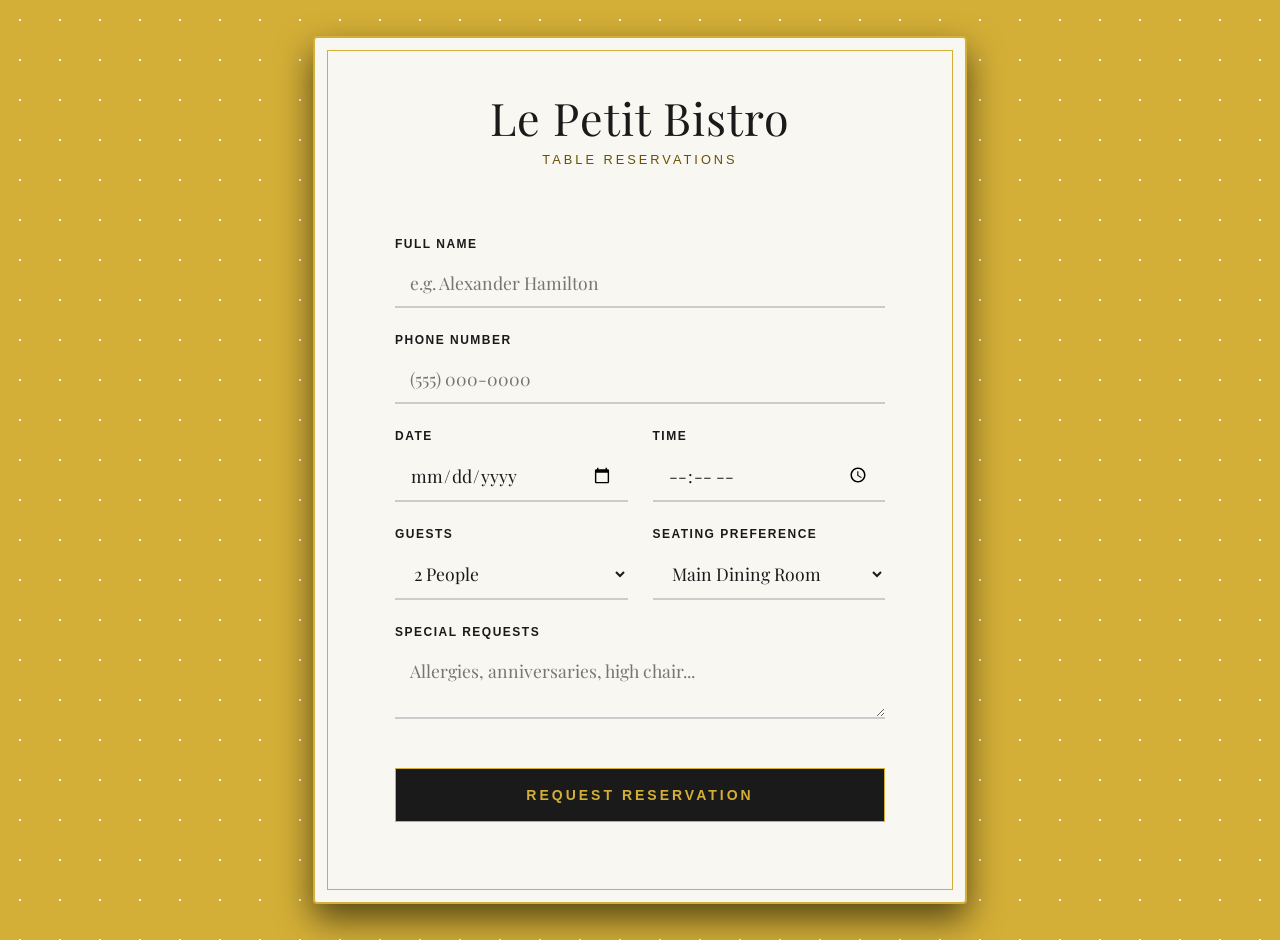
<file: base/french-bistro/index.html>
<!doctype html>
<!--
 Copyright 2026 Google LLC
 SPDX-License-Identifier: Apache-2.0
-->

<html lang="en">
  <head>
    <meta charset="UTF-8" />
    <meta name="viewport" content="width=device-width, initial-scale=1.0" />
    <meta
      name="description"
      content="Experience the heart of France at Le Petit Bistro. Reserve your table online for an unforgettable dining experience featuring classic French cuisine."
    />
    <title>Le Petit Bistro | WebMCP declarative demo</title>
    <link href="style.css" rel="stylesheet" />

    <link
      rel="preload"
      href="https://fonts.googleapis.com/css2?family=Playfair+Display:ital,wght@0,400;0,700;1,400&display=swap"
      as="style"
    />
    <link
      href="https://fonts.googleapis.com/css2?family=Playfair+Display:ital,wght@0,400;0,700;1,400&display=swap"
      rel="stylesheet"
    />
    <link rel="preconnect" href="https://fonts.googleapis.com" />
  </head>

  <body>
    <main class="booking-container">
      <h2>Le Petit Bistro</h2>
      <span class="subtitle">Table Reservations</span>

      <form
        id="reservationForm"
        novalidate
      >
        <div class="form-group">
          <label for="name">Full Name</label>
          <input
            type="text"
            id="name"
            name="name"
            placeholder="e.g. Alexander Hamilton"
            required
            minlength="2"
          />
          <span class="error-msg">Please enter a valid name (at least 2 characters).</span>
        </div>

        <div class="form-group">
          <label for="phone">Phone Number</label>
          <input
            type="tel"
            id="phone"
            name="phone"
            placeholder="(555) 000-0000"
            required
          />
          <span class="error-msg">Please enter a valid phone number (minimum 10 digits).</span>
        </div>

        <div class="form-group row">
          <div class="col">
            <label for="date">Date</label>
            <input
              type="date"
              id="date"
              name="date"
              required
            />
            <span class="error-msg">Please select a future date.</span>
          </div>
          <div class="col">
            <label for="time">Time</label>
            <input
              type="time"
              id="time"
              name="time"
              required
            />
            <span class="error-msg">Please select a valid time.</span>
          </div>
        </div>

        <div class="form-group row">
          <div class="col">
            <label for="guests">Guests</label>
            <select
              id="guests"
              name="guests"
              required
            >
              <option value="1">1 Person</option>
              <option value="2" selected>2 People</option>
              <option value="3">3 People</option>
              <option value="4">4 People</option>
              <option value="5">5 People</option>
              <option value="6">6 People or more</option>
            </select>
            <span class="error-msg">Please select a valid number of people dining.</span>
          </div>
          <div class="col">
            <label for="seating">Seating Preference</label>
            <select id="seating" name="seating">
              <option value="Main Dining">Main Dining Room</option>
              <option value="Terrace">Terrace (Outdoor)</option>
              <option value="Private Booth">Private Booth</option>
              <option value="Bar">Bar Counter</option>
            </select>
            <span class="error-msg">Please select a valid seating preference.</span>
          </div>
        </div>

        <div class="form-group">
          <label for="requests">Special Requests</label>
          <textarea
            id="requests"
            name="requests"
            rows="2"
            placeholder="Allergies, anniversaries, high chair..."
          ></textarea>
        </div>

        <button type="submit" class="submit-btn">Request Reservation</button>
      </form>
    </main>

    <dialog id="bookingDialog">
      <h3 class="modal-title">Reservation Received</h3>
      <p style="font-style: italic; color: #666; margin-top: 0">Bon Appétit!</p>

      <div class="modal-details" id="modalDetails"></div>

      <button class="close-modal-btn" id="closeDialogBtn">Close Window</button>
    </dialog>
    <script src="app.js"></script>
  </body>
</html>
</file>
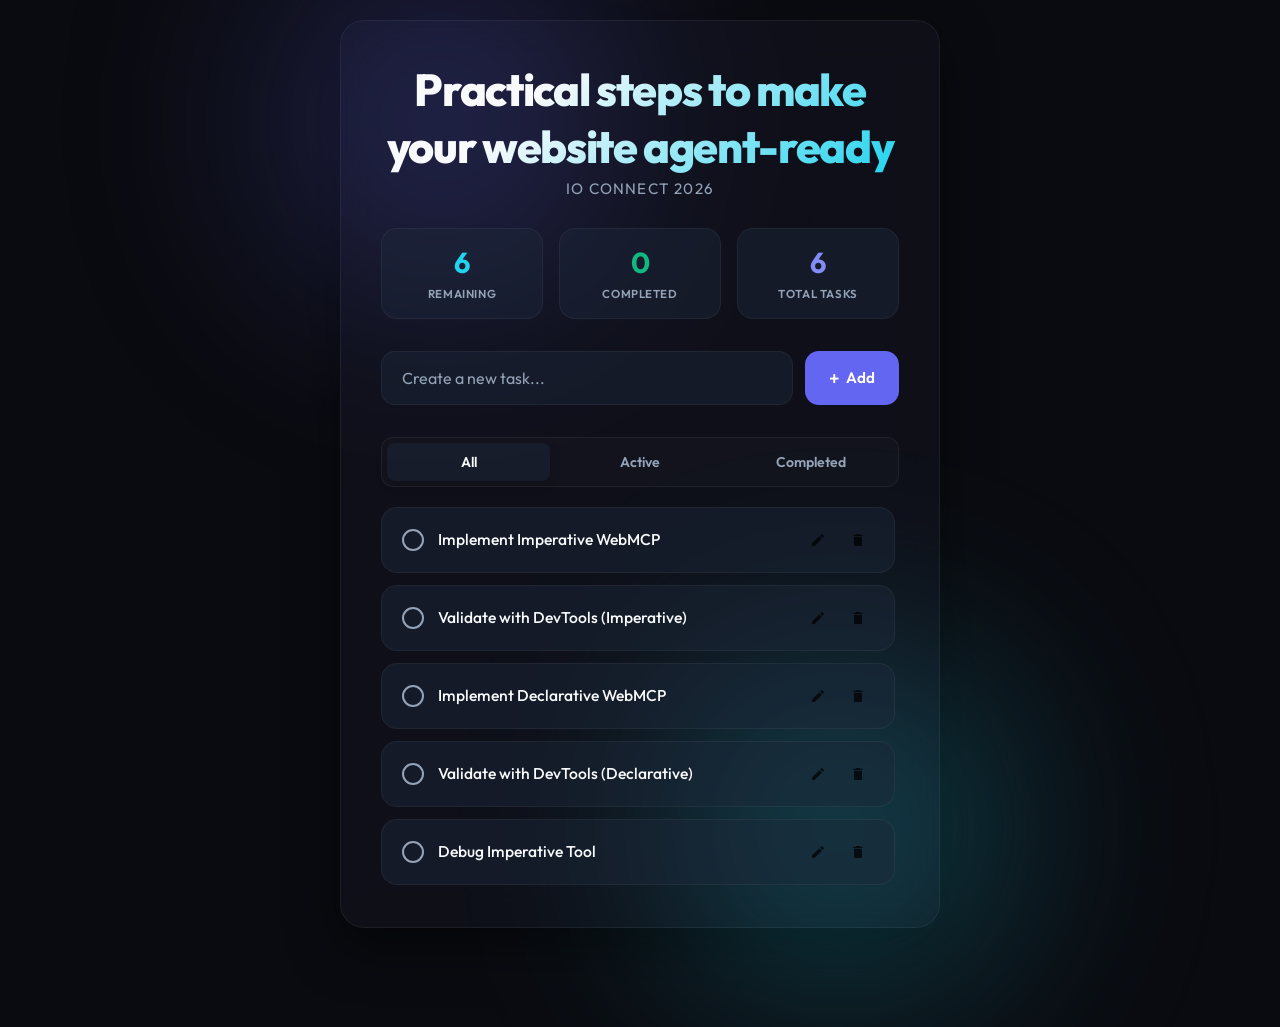
<file: base/todo-list/index.html>
<!doctype html>
<!--
 Copyright 2026 Google LLC
 SPDX-License-Identifier: Apache-2.0
-->

<html lang="en">

<head>
  <meta charset="UTF-8" />
  <meta name="viewport" content="width=device-width, initial-scale=1.0" />
  <meta name="description" content="Practical steps to make your website agent-ready" />
  <title>Workshop</title>
  <link href="style.css" rel="stylesheet" />

  <!-- Preload Google Fonts (Outfit) -->
  <link rel="preconnect" href="https://fonts.googleapis.com" />
  <link rel="preconnect" href="https://fonts.gstatic.com" crossorigin />
  <link rel="preload" href="https://fonts.googleapis.com/css2?family=Outfit:wght@300;400;500;600;700;800&display=swap"
    as="style" />
  <link href="https://fonts.googleapis.com/css2?family=Outfit:wght@300;400;500;600;700;800&display=swap"
    rel="stylesheet" />
</head>

<body>
  <main class="app-container">
    <!-- Decorative Glow Effects -->
    <div class="glow-orb glow-primary"></div>
    <div class="glow-orb glow-secondary"></div>

    <!-- App Header -->
    <header class="app-header">
      <h1>Practical steps to make your website agent-ready</h1>
      <p class="subtitle">IO Connect 2026</p>
    </header>

    <!-- Stats Dashboard Section -->
    <section class="stats-dashboard" aria-label="Task Statistics">
      <div class="stat-card" id="statPendingCard">
        <span class="stat-val" id="pendingCount">0</span>
        <span class="stat-lbl">Remaining</span>
      </div>
      <div class="stat-card" id="statCompletedCard">
        <span class="stat-val" id="completedCount">0</span>
        <span class="stat-lbl">Completed</span>
      </div>
      <div class="stat-card" id="statTotalCard">
        <span class="stat-val" id="totalCount">0</span>
        <span class="stat-lbl">Total Tasks</span>
      </div>
    </section>

    <!-- Input Form Section -->
    <section class="input-section">
      <form id="addTodoForm" novalidate>
        <div class="input-group">
          <div class="input-wrapper">
            <input type="text" id="todoInput" name="text" placeholder="Create a new task..."
              toolparamdescription="The text content of the new task" required minlength="1" autocomplete="off" />
            <span class="error-msg" id="inputError">Task text cannot be empty.</span>
          </div>
          <button type="submit" class="btn btn-add" id="addTodoBtn">
            <span class="plus-icon">+</span> Add
          </button>
        </div>
      </form>
    </section>

    <!-- Task List Area -->
    <section class="list-section">
      <!-- Filter Navigation Tabs -->
      <nav class="filter-nav" aria-label="Task Filters">
        <button class="filter-btn active" data-filter="all" id="filterAllBtn">All</button>
        <button class="filter-btn" data-filter="active" id="filterActiveBtn">Active</button>
        <button class="filter-btn" data-filter="completed" id="filterCompletedBtn">Completed</button>
      </nav>

      <!-- Empty List View -->
      <div class="empty-state" id="emptyState">
        <div class="empty-icon">✨</div>
        <p>No tasks found. Feel free to add a new one!</p>
      </div>

      <!-- List items container -->
      <ul class="todo-list" id="todoList" aria-live="polite">
        <!-- Task list items will be dynamically inserted here by app.js -->
      </ul>
    </section>
  </main>

  <!-- Edit Modal Dialog (Dialog element) -->
  <dialog id="editDialog" class="edit-dialog">
    <div class="dialog-content">
      <h3>Edit Task</h3>
      <form id="editTodoForm" novalidate>
        <input type="hidden" id="editTodoId" />
        <div class="form-group">
          <label for="editTodoInput">Task Description</label>
          <input type="text" id="editTodoInput" name="editText" required minlength="1" autocomplete="off" />
          <span class="error-msg" id="editInputError">Task text cannot be empty.</span>
        </div>
        <div class="dialog-actions">
          <button type="button" class="btn btn-cancel" id="cancelEditBtn">Cancel</button>
          <button type="submit" class="btn btn-save" id="saveEditBtn">Save Changes</button>
        </div>
      </form>
    </div>
  </dialog>

  <!-- Delete Confirmation Modal Dialog -->
  <dialog id="deleteConfirmDialog" class="edit-dialog">
    <div class="dialog-content">
      <h3>Confirm Delete</h3>
      <p id="deleteConfirmMessage" style="margin-bottom: 24px; color: var(--text-muted); font-size: 0.95rem;">
        Are you sure you want to delete this task?
      </p>
      <div class="dialog-actions">
        <button type="button" class="btn btn-cancel" id="cancelDeleteBtn">Cancel</button>
        <button type="button" class="btn btn-danger" id="confirmDeleteBtn">Delete</button>
      </div>
    </div>
  </dialog>

  <!-- Main JS -->
  <script src="app.js" defer></script>
</body>

</html>
</file>
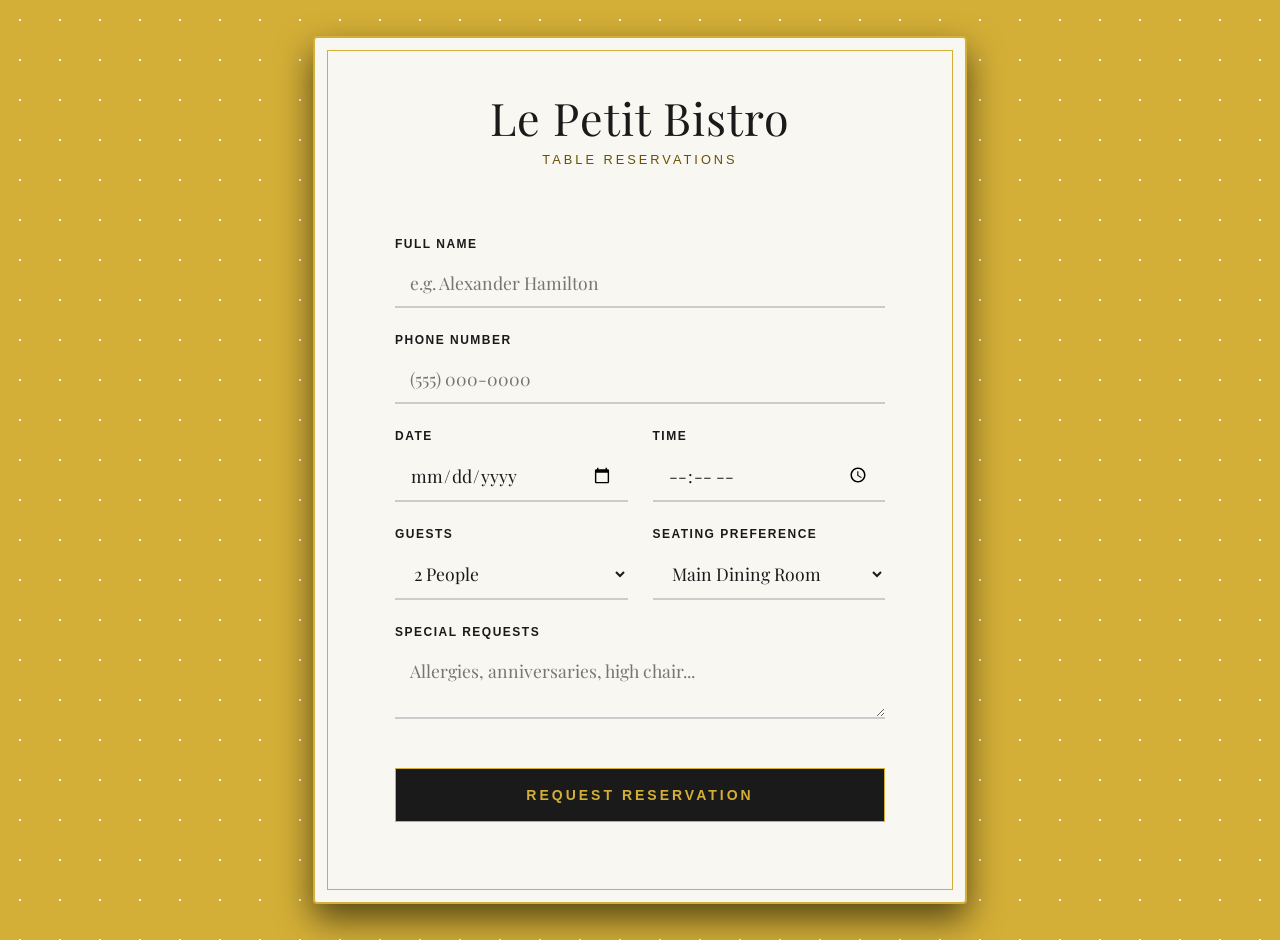
<file: final/french-bistro/index.html>
<!doctype html>
<!--
 Copyright 2026 Google LLC
 SPDX-License-Identifier: Apache-2.0
-->

<html lang="en">
  <head>
    <meta charset="UTF-8" />
    <meta name="viewport" content="width=device-width, initial-scale=1.0" />
    <meta
      name="description"
      content="Experience the heart of France at Le Petit Bistro. Reserve your table online for an unforgettable dining experience featuring classic French cuisine."
    />
    <title>Le Petit Bistro | WebMCP declarative demo</title>
    <link href="style.css" rel="stylesheet" />

    <link
      rel="preload"
      href="https://fonts.googleapis.com/css2?family=Playfair+Display:ital,wght@0,400;0,700;1,400&display=swap"
      as="style"
    />
    <link
      href="https://fonts.googleapis.com/css2?family=Playfair+Display:ital,wght@0,400;0,700;1,400&display=swap"
      rel="stylesheet"
    />
    <link rel="preconnect" href="https://fonts.googleapis.com" />
  </head>

  <body>
    <main class="booking-container">
      <h2>Le Petit Bistro</h2>
      <span class="subtitle">Table Reservations</span>

      <form
        id="reservationForm"
        toolname="book_table_le_petit_bistro"
        tooldescription="Initiates a dining reservation request at Le Petit Bistro. Accepts customer details, timing, and seating preferences."
        novalidate
      >
        <div class="form-group">
          <label for="name">Full Name</label>
          <input
            type="text"
            id="name"
            name="name"
            placeholder="e.g. Alexander Hamilton"
            required
            minlength="2"
            toolparamdescription="Customer's full name (min 2 chars)"
          />
          <span class="error-msg">Please enter a valid name (at least 2 characters).</span>
        </div>

        <div class="form-group">
          <label for="phone">Phone Number</label>
          <input
            type="tel"
            id="phone"
            name="phone"
            placeholder="(555) 000-0000"
            required
            toolparamdescription="Customer's phone number (min 10 digits)"
          />
          <span class="error-msg">Please enter a valid phone number (minimum 10 digits).</span>
        </div>

        <div class="form-group row">
          <div class="col">
            <label for="date">Date</label>
            <input
              type="date"
              id="date"
              name="date"
              required
              toolparamdescription="Reservation date (YYYY-MM-DD). Must be today or future."
            />
            <span class="error-msg">Please select a future date.</span>
          </div>
          <div class="col">
            <label for="time">Time</label>
            <input
              type="time"
              id="time"
              name="time"
              required
              toolparamdescription="Reservation time (HH:MM)"
            />
            <span class="error-msg">Please select a valid time.</span>
          </div>
        </div>

        <div class="form-group row">
          <div class="col">
            <label for="guests">Guests</label>
            <select
              id="guests"
              name="guests"
              required
              toolparamdescription="Number of people dining. Must be a string value between '1' and '5', or '6' for parties of 6 or more."
            >
              <option value="1">1 Person</option>
              <option value="2" selected>2 People</option>
              <option value="3">3 People</option>
              <option value="4">4 People</option>
              <option value="5">5 People</option>
              <option value="6">6 People or more</option>
            </select>
            <span class="error-msg">Please select a valid number of people dining.</span>
          </div>
          <div class="col">
            <label for="seating">Seating Preference</label>
            <select id="seating" name="seating" toolparamdescription="Preferred seating area">
              <option value="Main Dining">Main Dining Room</option>
              <option value="Terrace">Terrace (Outdoor)</option>
              <option value="Private Booth">Private Booth</option>
              <option value="Bar">Bar Counter</option>
            </select>
            <span class="error-msg">Please select a valid seating preference.</span>
          </div>
        </div>

        <div class="form-group">
          <label for="requests">Special Requests</label>
          <textarea
            id="requests"
            name="requests"
            rows="2"
            placeholder="Allergies, anniversaries, high chair..."
            toolparamdescription="Special requests (allergies, occasions, etc.)"
          ></textarea>
        </div>

        <button type="submit" class="submit-btn">Request Reservation</button>
      </form>
    </main>

    <dialog id="bookingDialog">
      <h3 class="modal-title">Reservation Received</h3>
      <p style="font-style: italic; color: #666; margin-top: 0">Bon Appétit!</p>

      <div class="modal-details" id="modalDetails"></div>

      <button class="close-modal-btn" id="closeDialogBtn">Close Window</button>
    </dialog>
    <script src="app.js"></script>
  </body>
</html>
</file>
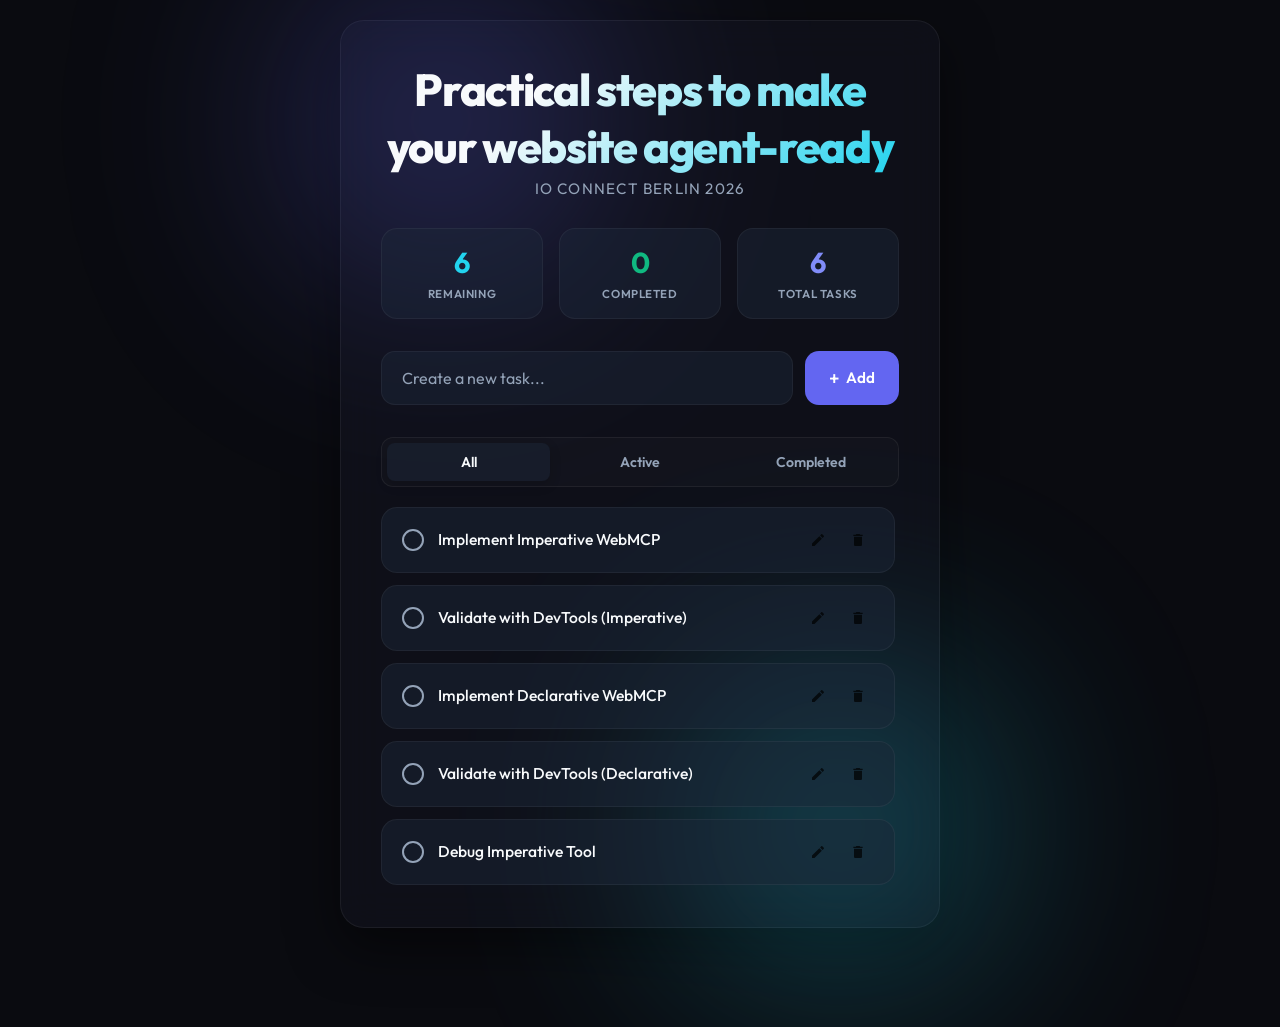
<file: final/todo-list/index.html>
<!doctype html>
<!--
 Copyright 2026 Google LLC
 SPDX-License-Identifier: Apache-2.0
-->

<html lang="en">
  <head>
    <meta charset="UTF-8" />
    <meta name="viewport" content="width=device-width, initial-scale=1.0" />
    <meta name="description" content="Practical steps to make your website agent-ready" />
    <title>Workshop</title>
    <link href="style.css" rel="stylesheet" />

    <!-- Preload Google Fonts (Outfit) -->
    <link rel="preconnect" href="https://fonts.googleapis.com" />
    <link rel="preconnect" href="https://fonts.gstatic.com" crossorigin />
    <link
      rel="preload"
      href="https://fonts.googleapis.com/css2?family=Outfit:wght@300;400;500;600;700;800&display=swap"
      as="style"
    />
    <link
      href="https://fonts.googleapis.com/css2?family=Outfit:wght@300;400;500;600;700;800&display=swap"
      rel="stylesheet"
    />
  </head>

  <body>
    <main class="app-container">
      <!-- Decorative Glow Effects -->
      <div class="glow-orb glow-primary"></div>
      <div class="glow-orb glow-secondary"></div>

      <!-- App Header -->
      <header class="app-header">
        <h1>Practical steps to make your website agent-ready</h1>
        <p class="subtitle">IO Connect Berlin 2026</p>
      </header>

      <!-- Stats Dashboard Section -->
      <section class="stats-dashboard" aria-label="Task Statistics">
        <div class="stat-card" id="statPendingCard">
          <span class="stat-val" id="pendingCount">0</span>
          <span class="stat-lbl">Remaining</span>
        </div>
        <div class="stat-card" id="statCompletedCard">
          <span class="stat-val" id="completedCount">0</span>
          <span class="stat-lbl">Completed</span>
        </div>
        <div class="stat-card" id="statTotalCard">
          <span class="stat-val" id="totalCount">0</span>
          <span class="stat-lbl">Total Tasks</span>
        </div>
      </section>

      <!-- Input Form Section -->
      <section class="input-section">
        <form
          id="addTodoForm"
          novalidate
        >
          <div class="input-group">
            <div class="input-wrapper">
              <input
                type="text"
                id="todoInput"
                name="text"
                placeholder="Create a new task..."
                toolparamdescription="The text content of the new task"
                required
                minlength="1"
                autocomplete="off"
              />
              <span class="error-msg" id="inputError">Task text cannot be empty.</span>
            </div>
            <button type="submit" class="btn btn-add" id="addTodoBtn">
              <span class="plus-icon">+</span> Add
            </button>
          </div>
        </form>
      </section>

      <!-- Task List Area -->
      <section class="list-section">
        <!-- Filter Navigation Tabs -->
        <nav class="filter-nav" aria-label="Task Filters">
          <button class="filter-btn active" data-filter="all" id="filterAllBtn">All</button>
          <button class="filter-btn" data-filter="active" id="filterActiveBtn">Active</button>
          <button class="filter-btn" data-filter="completed" id="filterCompletedBtn">Completed</button>
        </nav>

        <!-- Empty List View -->
        <div class="empty-state" id="emptyState">
          <div class="empty-icon">✨</div>
          <p>No tasks found. Feel free to add a new one!</p>
        </div>

        <!-- List items container -->
        <ul class="todo-list" id="todoList" aria-live="polite">
          <!-- Task list items will be dynamically inserted here by app.js -->
        </ul>
      </section>
    </main>

    <!-- Edit Modal Dialog (Dialog element) -->
    <dialog id="editDialog" class="edit-dialog">
      <div class="dialog-content">
        <h3>Edit Task</h3>
        <form id="editTodoForm" novalidate>
          <input type="hidden" id="editTodoId" />
          <div class="form-group">
            <label for="editTodoInput">Task Description</label>
            <input
              type="text"
              id="editTodoInput"
              name="editText"
              required
              minlength="1"
              autocomplete="off"
            />
            <span class="error-msg" id="editInputError">Task text cannot be empty.</span>
          </div>
          <div class="dialog-actions">
            <button type="button" class="btn btn-cancel" id="cancelEditBtn">Cancel</button>
            <button type="submit" class="btn btn-save" id="saveEditBtn">Save Changes</button>
          </div>
        </form>
      </div>
    </dialog>

    <!-- Delete Confirmation Modal Dialog -->
    <dialog id="deleteConfirmDialog" class="edit-dialog">
      <div class="dialog-content">
        <h3>Confirm Delete</h3>
        <p id="deleteConfirmMessage" style="margin-bottom: 24px; color: var(--text-muted); font-size: 0.95rem;">
          Are you sure you want to delete this task?
        </p>
        <div class="dialog-actions">
          <button type="button" class="btn btn-cancel" id="cancelDeleteBtn">Cancel</button>
          <button type="button" class="btn btn-danger" id="confirmDeleteBtn">Delete</button>
        </div>
      </div>
    </dialog>

    <!-- Main JS -->
    <script src="app.js" defer></script>
  </body>
</html>
</file>
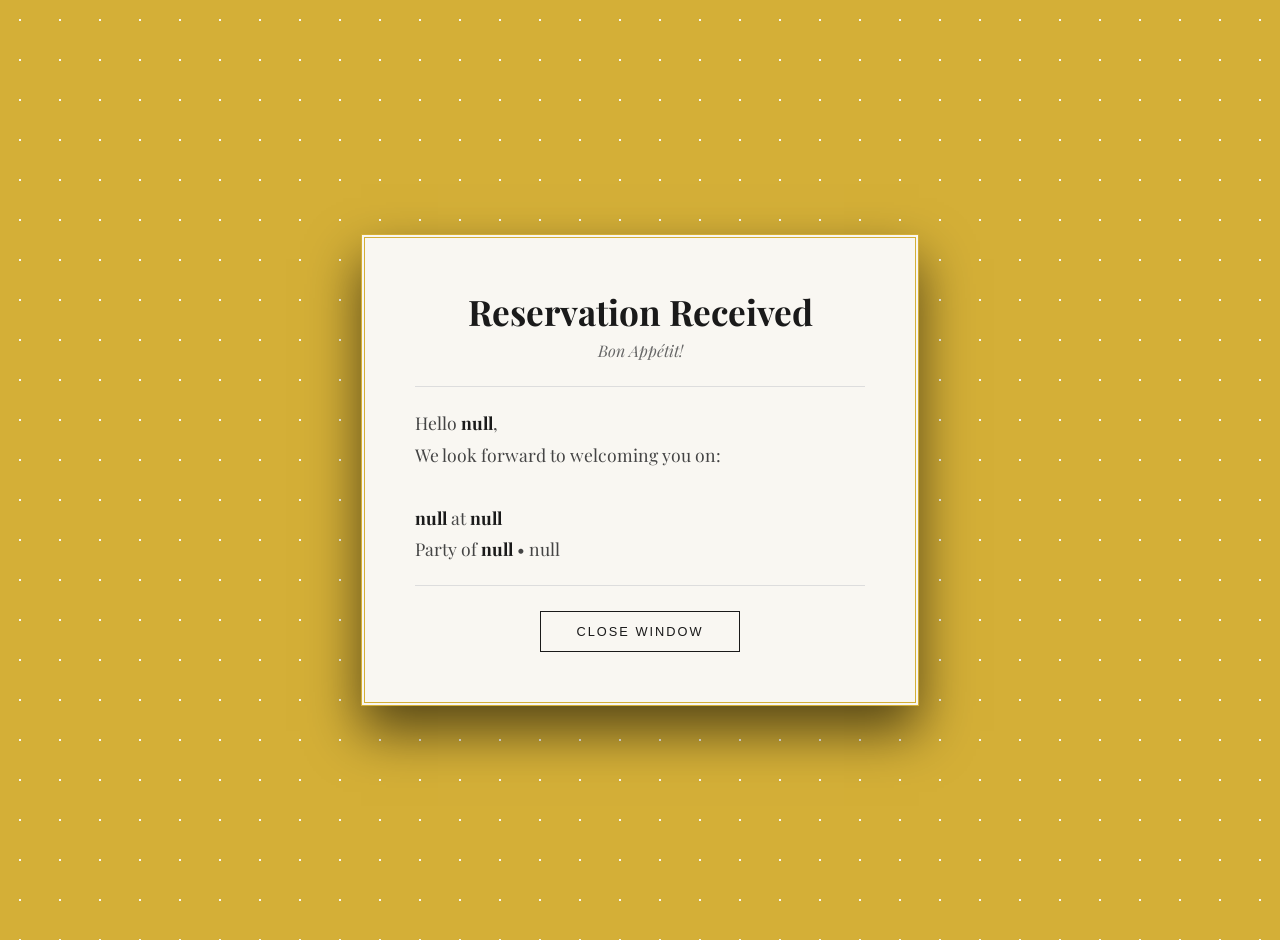
<file: base/french-bistro/result.html>
<!doctype html>
<!--
 Copyright 2026 Google LLC
 SPDX-License-Identifier: Apache-2.0
-->

<html lang="en">

<head>
  <meta charset="UTF-8" />
  <meta name="viewport" content="width=device-width, initial-scale=1.0" />
  <title>Le Petit Bistro | WebMCP declarative demo</title>
  <link href="style.css" rel="stylesheet" />
  <link href="https://fonts.googleapis.com/css2?family=Playfair+Display:ital,wght@0,400;0,700;1,400&display=swap"
    rel="stylesheet" />

  <script type="application/ld+json">
    {
      "@context": "https://schema.org",
      "@type": "Message",
      "text": ""
    }
  </script>
</head>

<body>
  <dialog id="bookingDialog" open>
    <h3 class="modal-title">Reservation Received</h3>
    <p style="font-style: italic; color: #666; margin-top: 0">Bon Appétit!</p>

    <div class="modal-details" id="modalDetails"></div>

    <button class="close-modal-btn" id="closeDialogBtn">Close Window</button>
  </dialog>
  <script>
    const params = new URLSearchParams(window.location.search);
    const modalDetails = document.getElementById('modalDetails');
    const name = params.get('name');
    const time = params.get('time');
    const guests = params.get('guests');
    const seating = params.get('seating');
    const dateStr = params.get('date');
    modalDetails.innerHTML = `Hello <strong>${name}</strong>,<br> We look forward to welcoming you on:<br><br> <strong>${dateStr}</strong> at <strong>${time}</strong><br> Party of <strong>${guests}</strong> &bull; ${seating}`;

    const jsonLd = document.querySelector('script[type="application/ld+json"]');
    if (jsonLd) {
      const data = JSON.parse(jsonLd.textContent);
      data.text = modalDetails.innerText;
      jsonLd.textContent = JSON.stringify(data);
    }

    document.getElementById('closeDialogBtn').addEventListener('click', () => {
      history.back();
    });
  </script>
</body>

</html>
</file>
<file: base/french-bistro/style.css>
/**
 * Copyright 2026 Google LLC
 * SPDX-License-Identifier: Apache-2.0
 */

/* --- THEME SETTINGS --- */
:root {
  --gold: #d4af37;
  --dark-gold: #675100;
  --black: #1a1a1a;
  --cream: #f9f7f2;
  --error: #c0392b;
}

/* --- General Page Styles --- */
body {
  font-family: 'Playfair Display', 'Georgia', serif;
  background-image: radial-gradient(var(--cream) 1px, var(--gold) 0);
  background-size: 40px 40px;
  display: flex;
  justify-content: center;
  align-items: center;
  min-height: 100vh;
  margin: 0;
  padding: 20px;
  color: var(--black);
}

/* --- Form Container --- */
.booking-container {
  background-color: var(--cream);
  padding: 50px;
  border: 2px solid var(--gold);
  border-radius: 4px;
  box-shadow: 0 15px 35px rgba(0, 0, 0, 0.6);
  width: 100%;
  max-width: 550px;
  position: relative;
}

/* --- Decorative Inner Border --- */
.booking-container::before {
  content: '';
  position: absolute;
  top: 12px;
  left: 12px;
  right: 12px;
  bottom: 12px;
  border: 1px solid var(--gold);
  pointer-events: none;
}

/* --- Header --- */
.booking-container h2 {
  text-align: center;
  color: var(--black);
  font-size: 2.8em;
  margin-bottom: 5px;
  margin-top: 0;
  font-weight: 400;
  letter-spacing: 1px;
}

.subtitle {
  text-align: center;
  display: block;
  color: var(--dark-gold);
  font-family: 'Segoe UI', sans-serif;
  text-transform: uppercase;
  letter-spacing: 3px;
  font-size: 0.8em;
  margin-bottom: 40px;
}

form {
  padding: 30px;
}

/* --- Form Elements --- */
.form-group {
  margin-bottom: 25px;
  position: relative;
}

label {
  display: block;
  margin-bottom: 8px;
  color: var(--black);
  font-family: 'Segoe UI', sans-serif;
  font-size: 0.75em;
  font-weight: 700;
  text-transform: uppercase;
  letter-spacing: 1.5px;
}

input,
select,
textarea {
  width: 100%;
  padding: 12px 15px;
  background-color: transparent;
  border: none;
  border-bottom: 2px solid #ccc; /* Default grey underline */
  border-radius: 0;
  box-sizing: border-box;
  font-family: 'Playfair Display', serif;
  font-size: 1.1em;
  color: var(--black);
  transition: all 0.3s;
}

input:focus,
select:focus,
textarea:focus {
  outline: none;
  border-bottom-color: var(--gold); /* Gold underline on focus */
  background-color: rgba(212, 175, 55, 0.05); /* Very light gold tint */
}

/* Error state styling */
input.invalid,
select.invalid {
  border-bottom-color: var(--error);
  background-color: rgba(192, 57, 43, 0.05);
}

.error-msg {
  color: var(--error);
  font-size: 0.8em;
  font-family: 'Segoe UI', sans-serif;
  margin-top: 6px;
  display: none;
}

/* --- Layout --- */
.row {
  display: flex;
  gap: 25px;
}

.col {
  flex: 1;
}

/* --- Button --- */
button.submit-btn {
  width: 100%;
  padding: 18px;
  background-color: var(--black);
  color: var(--gold);
  border: 1px solid var(--gold);
  font-family: 'Segoe UI', sans-serif;
  text-transform: uppercase;
  letter-spacing: 3px;
  font-size: 14px;
  font-weight: 600;
  cursor: pointer;
  transition: all 0.4s;
  margin-top: 20px;
}

button.submit-btn:hover {
  background-color: var(--gold);
  color: var(--black);
  box-shadow: 0 5px 15px rgba(212, 175, 55, 0.4);
}

/* --- ACTIVE STATE ANIMATIONS (Motion-Safe) --- */

@keyframes gold-light-pulse {
  0% {
    background-color: var(--gold);
    box-shadow: 0 5px 15px rgba(212, 175, 55, 0.4);
  }
  50% {
    background-color: #fdd860; /* Brighter gold (highlight) */
    box-shadow: 0 0 25px rgba(212, 175, 55, 0.8); /* Strong outer glow */
  }
  100% {
    background-color: var(--gold);
    box-shadow: 0 5px 15px rgba(212, 175, 55, 0.4);
  }
}

/* --- ACTIVE CLASSES --- */

/* Class to apply to the .booking-container */
*:tool-form-active {
  outline: none; /* Removes default blue browser focus rings */
}

/* --- 1. The Shimmer Animation (Light reflection moving across) --- */
@keyframes gold-shimmer {
  0% {
    background-position: 0% 50%;
  }
  100% {
    background-position: 200% 50%;
  }
}

/* --- 2. The Floating Badge Animation (Gentle bobbing) --- */
@keyframes badge-float {
  0%,
  100% {
    transform: translateX(-50%) translateY(0);
  }
  50% {
    transform: translateX(-50%) translateY(-5px);
  }
}

/* --- THE BUTTON STYLES --- */
*:tool-submit-active {
  /* Base Button Overrides */
  color: var(--black) !important;
  font-weight: 800 !important;
  border: none !important;
  cursor: pointer;
  position: relative; /* Needed for the badge to sit correctly */

  /* The "Luxury Shimmer" Gradient */
  /* This creates a gold base with a passing white highlight */
  background: linear-gradient(110deg, #d4af37 30%, #fff8db 50%, #d4af37 70%) !important;
  background-size: 200% 100% !important;

  /* Apply the animation */
  animation: gold-shimmer 3s infinite linear;

  /* Add a "Focus" Ring to show technical necessity */
  box-shadow:
    0 0 0 4px var(--cream),
    0 0 0 6px var(--gold);
}

/* --- THE "REVIEW THIS" BADGE --- */
/* This creates a text bubble appearing above the button */
*:tool-submit-active::after {
  content: '⚠ Please Review & Confirm';

  /* Positioning */
  position: absolute;
  bottom: 125%; /* Sits above the button */
  left: 50%;

  /* Visuals */
  background-color: var(--black);
  color: #fff;
  padding: 8px 16px;
  border-radius: 4px;
  font-family: 'Segoe UI', sans-serif;
  font-size: 0.75em;
  font-weight: normal;
  letter-spacing: 1px;
  white-space: nowrap;
  pointer-events: none; /* Let clicks pass through if it overlaps anything */

  /* Gold accent */
  border-bottom: 2px solid var(--gold);
  box-shadow: 0 5px 15px rgba(0, 0, 0, 0.2);

  /* Animation */
  animation: badge-float 2s infinite ease-in-out;
}

/* --- THE BADGE ARROW (Triangle) --- */
*:tool-submit-active::before {
  content: '';
  position: absolute;
  bottom: 100%;
  left: 50%;
  margin-left: -6px; /* Half of the width to center it */

  /* Create a CSS Triangle */
  border-width: 6px;
  border-style: solid;
  border-color: var(--black) transparent transparent transparent;

  /* Sync animation with the badge */
  animation: badge-float 2s infinite ease-in-out;
}

/* --- DIALOG (MODAL) STYLES --- */
dialog {
  border: 4px double var(--gold); /* Fancy double border */
  background-color: var(--cream);
  padding: 50px;
  width: 90%;
  max-width: 450px;
  text-align: center;
  box-shadow: 0 25px 50px rgba(0, 0, 0, 0.6);

  /* Animation */
  opacity: 0;
  transform: translateY(20px);
  transition:
    opacity 0.4s ease,
    transform 0.4s ease,
    display 0.4s allow-discrete;
}

dialog[open] {
  opacity: 1;
  transform: translateY(0);
}

dialog::backdrop {
  background-color: rgba(0, 0, 0, 0.85);
  backdrop-filter: blur(5px);
}

.modal-title {
  font-family: 'Playfair Display', serif;
  font-size: 2.2em;
  color: var(--black);
  margin-bottom: 5px;
  margin-top: 0;
}

.modal-details {
  border-top: 1px solid #ddd;
  border-bottom: 1px solid #ddd;
  padding: 20px 0;
  margin: 25px 0;
  text-align: left;
  font-family: 'Playfair Display', serif;
  font-size: 1.1em;
  line-height: 1.8;
  color: #444;
}

.modal-details strong {
  color: var(--black);
  font-weight: 700;
}

.close-modal-btn {
  background-color: transparent;
  color: var(--black);
  border: 1px solid var(--black);
  padding: 12px 35px;
  font-family: 'Segoe UI', sans-serif;
  text-transform: uppercase;
  letter-spacing: 2px;
  font-size: 0.8em;
  cursor: pointer;
  transition: 0.3s;
}

.close-modal-btn:hover {
  background-color: var(--black);
  color: var(--gold);
}
</file>
<file: base/todo-list/style.css>
/**
 * Copyright 2026 Google LLC
 * SPDX-License-Identifier: Apache-2.0
 */

/* --- DESIGN SYSTEM & VARIABLES --- */
:root {
  --bg-base: #0a0b10;
  --bg-app: rgba(17, 18, 27, 0.75);
  --border-glass: rgba(255, 255, 255, 0.06);
  --glow-primary: rgba(99, 102, 241, 0.15);
  --glow-secondary: rgba(34, 211, 238, 0.15);
  
  /* Accents */
  --color-primary: #6366f1;       /* Indigo */
  --color-primary-light: #818cf8;
  --color-secondary: #22d3ee;     /* Cyan */
  --color-secondary-light: #67e8f9;
  --color-success: #10b981;       /* Emerald */
  --color-danger: #f43f5e;        /* Rose */
  
  /* Neutral text colors */
  --text-main: #f8fafc;
  --text-muted: #94a3b8;
  --text-dark: #1e293b;
  
  /* Card elements */
  --card-bg: rgba(30, 41, 59, 0.45);
  --card-border: rgba(255, 255, 255, 0.05);
  
  /* Transitions */
  --transition-smooth: all 0.3s cubic-bezier(0.4, 0, 0.2, 1);
}

/* --- Reset & General Page Layout --- */
* {
  box-sizing: border-box;
  margin: 0;
  padding: 0;
}

body {
  font-family: 'Outfit', system-ui, -apple-system, sans-serif;
  background-color: var(--bg-base);
  color: var(--text-main);
  min-height: 100vh;
  display: flex;
  justify-content: center;
  align-items: center;
  padding: 20px;
  overflow-x: hidden;
  position: relative;
}

/* --- Ambient Background Glow Orbs --- */
.glow-orb {
  position: absolute;
  width: 400px;
  height: 400px;
  border-radius: 50%;
  pointer-events: none;
  filter: blur(120px);
  z-index: -1;
  opacity: 0.6;
}

.glow-primary {
  background: radial-gradient(circle, var(--color-primary) 0%, transparent 70%);
  top: -100px;
  left: -100px;
}

.glow-secondary {
  background: radial-gradient(circle, var(--color-secondary) 0%, transparent 70%);
  bottom: -100px;
  right: -100px;
}

/* --- Main App Shell / Container --- */
.app-container {
  background-color: var(--bg-app);
  backdrop-filter: blur(20px);
  -webkit-backdrop-filter: blur(20px);
  border: 1px solid var(--border-glass);
  border-radius: 24px;
  padding: 40px;
  width: 100%;
  max-width: 600px;
  box-shadow: 0 20px 50px rgba(0, 0, 0, 0.5);
  position: relative;
  z-index: 10;
}

/* --- Header Section --- */
.app-header {
  text-align: center;
  margin-bottom: 30px;
}

.app-header h1 {
  font-size: 2.8rem;
  font-weight: 800;
  letter-spacing: -0.03em;
  background: linear-gradient(135deg, var(--text-main) 30%, var(--color-secondary) 100%);
  -webkit-background-clip: text;
  -webkit-text-fill-color: transparent;
  margin-bottom: 4px;
}

.subtitle {
  font-size: 0.95rem;
  color: var(--text-muted);
  font-weight: 400;
  letter-spacing: 0.08em;
  text-transform: uppercase;
}

/* --- Dashboard Statistics Card Container --- */
.stats-dashboard {
  display: grid;
  grid-template-columns: repeat(3, 1fr);
  gap: 16px;
  margin-bottom: 32px;
}

.stat-card {
  background-color: var(--card-bg);
  border: 1px solid var(--card-border);
  border-radius: 16px;
  padding: 16px;
  text-align: center;
  transition: var(--transition-smooth);
}

.stat-card:hover {
  transform: translateY(-3px);
  border-color: rgba(255, 255, 255, 0.1);
  box-shadow: 0 8px 20px rgba(0, 0, 0, 0.2);
}

.stat-val {
  display: block;
  font-size: 1.8rem;
  font-weight: 700;
  color: var(--text-main);
  line-height: 1.2;
  margin-bottom: 2px;
}

#statPendingCard .stat-val {
  color: var(--color-secondary);
}

#statCompletedCard .stat-val {
  color: var(--color-success);
}

#statTotalCard .stat-val {
  color: var(--color-primary-light);
}

.stat-lbl {
  font-size: 0.72rem;
  font-weight: 600;
  text-transform: uppercase;
  letter-spacing: 0.05em;
  color: var(--text-muted);
}

/* --- Input Form Section --- */
.input-section {
  margin-bottom: 32px;
}

.input-group {
  display: flex;
  gap: 12px;
  width: 100%;
}

.input-wrapper {
  position: relative;
  flex: 1;
  display: flex;
  flex-direction: column;
}

#todoInput {
  width: 100%;
  background-color: var(--card-bg);
  border: 1px solid var(--card-border);
  border-radius: 14px;
  padding: 16px 20px;
  font-family: inherit;
  font-size: 1rem;
  color: var(--text-main);
  transition: var(--transition-smooth);
  outline: none;
}

#todoInput::placeholder {
  color: var(--text-muted);
}

#todoInput:focus {
  border-color: var(--color-primary);
  background-color: rgba(30, 41, 59, 0.6);
  box-shadow: 0 0 15px rgba(99, 102, 241, 0.25);
}

/* Input Validation Styling */
#todoInput.invalid {
  border-color: var(--color-danger);
  background-color: rgba(244, 63, 94, 0.05);
}

.error-msg {
  color: var(--color-danger);
  font-size: 0.78rem;
  margin-top: 6px;
  padding-left: 4px;
  display: none;
  font-weight: 500;
}

/* --- Button Core Design --- */
.btn {
  font-family: inherit;
  font-size: 0.95rem;
  font-weight: 600;
  border-radius: 14px;
  border: none;
  cursor: pointer;
  transition: var(--transition-smooth);
  display: flex;
  align-items: center;
  justify-content: center;
  gap: 6px;
  outline: none;
}

.btn-add {
  background-color: var(--color-primary);
  color: #fff;
  padding: 0 24px;
}

.btn-add:hover {
  background-color: var(--color-primary-light);
  box-shadow: 0 0 20px rgba(99, 102, 241, 0.45);
  transform: translateY(-1px);
}

.plus-icon {
  font-size: 1.2rem;
  font-weight: 500;
}

/* --- Filters Navigation Tabs --- */
.filter-nav {
  display: flex;
  gap: 8px;
  margin-bottom: 20px;
  background-color: rgba(255, 255, 255, 0.02);
  padding: 5px;
  border-radius: 12px;
  border: 1px solid var(--border-glass);
}

.filter-btn {
  flex: 1;
  background: none;
  border: none;
  color: var(--text-muted);
  padding: 10px 16px;
  font-family: inherit;
  font-size: 0.88rem;
  font-weight: 600;
  border-radius: 8px;
  cursor: pointer;
  transition: var(--transition-smooth);
  text-align: center;
}

.filter-btn:hover {
  color: var(--text-main);
  background-color: rgba(255, 255, 255, 0.04);
}

.filter-btn.active {
  color: var(--text-main);
  background-color: var(--card-bg);
  box-shadow: 0 4px 12px rgba(0, 0, 0, 0.15);
}

/* --- List Section Empty State --- */
.empty-state {
  text-align: center;
  padding: 40px 20px;
  color: var(--text-muted);
  display: flex;
  flex-direction: column;
  align-items: center;
  gap: 12px;
}

.empty-icon {
  font-size: 2.5rem;
}

.empty-state p {
  font-size: 0.95rem;
  font-weight: 400;
}

/* --- Dynamic Tasks List --- */
.todo-list {
  list-style: none;
  display: flex;
  flex-direction: column;
  gap: 12px;
  max-height: 380px;
  overflow-y: auto;
  padding-right: 4px;
}

/* Custom scrollbar for task list */
.todo-list::-webkit-scrollbar {
  width: 6px;
}

.todo-list::-webkit-scrollbar-track {
  background: transparent;
}

.todo-list::-webkit-scrollbar-thumb {
  background: rgba(255, 255, 255, 0.1);
  border-radius: 3px;
}

.todo-list::-webkit-scrollbar-thumb:hover {
  background: rgba(255, 255, 255, 0.2);
}

/* List Item Card Style */
.todo-item {
  background-color: var(--card-bg);
  border: 1px solid var(--card-border);
  border-radius: 16px;
  padding: 16px 20px;
  display: flex;
  align-items: center;
  justify-content: space-between;
  gap: 16px;
  transition: var(--transition-smooth);
  animation: slideIn 0.3s ease-out;
}

.todo-item:hover {
  border-color: rgba(255, 255, 255, 0.08);
  transform: translateY(-2px);
  background-color: rgba(30, 41, 59, 0.55);
  box-shadow: 0 6px 15px rgba(0, 0, 0, 0.15);
}

.todo-item-left {
  display: flex;
  align-items: center;
  gap: 14px;
  flex: 1;
  cursor: pointer;
}

/* Custom Round Checkbox */
.custom-checkbox {
  width: 22px;
  height: 22px;
  border: 2px solid var(--text-muted);
  border-radius: 50%;
  display: flex;
  align-items: center;
  justify-content: center;
  transition: var(--transition-smooth);
  flex-shrink: 0;
  position: relative;
}

.custom-checkbox::after {
  content: '✓';
  font-size: 11px;
  font-weight: 800;
  color: var(--bg-base);
  opacity: 0;
  transform: scale(0.5);
  transition: var(--transition-smooth);
}

.todo-item.completed .custom-checkbox {
  background-color: var(--color-success);
  border-color: var(--color-success);
}

.todo-item.completed .custom-checkbox::after {
  opacity: 1;
  transform: scale(1);
}

/* Text Label Style */
.todo-text {
  font-size: 0.98rem;
  font-weight: 500;
  color: var(--text-main);
  line-height: 1.4;
  transition: var(--transition-smooth);
  word-break: break-word;
}

.todo-item.completed .todo-text {
  color: var(--text-muted);
  text-decoration: line-through;
  font-weight: 400;
}

/* Task Action Buttons */
.todo-item-actions {
  display: flex;
  gap: 8px;
}

.icon-btn {
  background: none;
  border: none;
  cursor: pointer;
  width: 32px;
  height: 32px;
  border-radius: 10px;
  display: flex;
  align-items: center;
  justify-content: center;
  transition: var(--transition-smooth);
  opacity: 0.7;
  outline: none;
}

.icon-btn:hover {
  opacity: 1;
  background-color: rgba(255, 255, 255, 0.05);
}

/* Specific Edit and Delete Styles */
.btn-edit:hover {
  color: var(--color-secondary);
  background-color: rgba(34, 211, 238, 0.1);
}

.btn-delete:hover {
  color: var(--color-danger);
  background-color: rgba(244, 63, 94, 0.1);
}

/* SVG Icon Graphics */
.icon-btn svg {
  width: 16px;
  height: 16px;
  fill: currentColor;
}

/* --- Edit Dialog Modal Styles --- */
.edit-dialog {
  border: 1px solid var(--border-glass);
  background-color: rgba(15, 17, 26, 0.95);
  backdrop-filter: blur(25px);
  -webkit-backdrop-filter: blur(25px);
  border-radius: 24px;
  padding: 32px;
  width: 90%;
  max-width: 450px;
  box-shadow: 0 25px 50px rgba(0, 0, 0, 0.6);
  position: fixed;
  top: 50%;
  left: 50%;
  transform: translate(-50%, -50%) scale(0.95);
  opacity: 0;
  transition: opacity 0.3s ease, transform 0.3s cubic-bezier(0.34, 1.56, 0.64, 1);
  color: var(--text-main);
}

.edit-dialog[open] {
  opacity: 1;
  transform: translate(-50%, -50%) scale(1);
}

.edit-dialog::backdrop {
  background-color: rgba(0, 0, 0, 0.75);
  backdrop-filter: blur(4px);
}

.dialog-content h3 {
  font-size: 1.5rem;
  font-weight: 700;
  margin-bottom: 20px;
  background: linear-gradient(135deg, var(--text-main) 30%, var(--color-primary-light) 100%);
  -webkit-background-clip: text;
  -webkit-text-fill-color: transparent;
}

.form-group {
  display: flex;
  flex-direction: column;
  gap: 8px;
  margin-bottom: 24px;
}

.form-group label {
  font-size: 0.8rem;
  font-weight: 600;
  text-transform: uppercase;
  letter-spacing: 0.05em;
  color: var(--text-muted);
}

#editTodoInput {
  width: 100%;
  background-color: var(--card-bg);
  border: 1px solid var(--card-border);
  border-radius: 12px;
  padding: 14px 16px;
  font-family: inherit;
  font-size: 1rem;
  color: var(--text-main);
  transition: var(--transition-smooth);
  outline: none;
}

#editTodoInput:focus {
  border-color: var(--color-primary);
}

#editTodoInput.invalid {
  border-color: var(--color-danger);
  background-color: rgba(244, 63, 94, 0.05);
}

.dialog-actions {
  display: flex;
  justify-content: flex-end;
  gap: 12px;
}

.btn-cancel {
  background-color: rgba(255, 255, 255, 0.04);
  border: 1px solid var(--card-border);
  color: var(--text-main);
  padding: 12px 20px;
}

.btn-cancel:hover {
  background-color: rgba(255, 255, 255, 0.08);
}

.btn-save {
  background-color: var(--color-success);
  color: #fff;
  padding: 12px 20px;
}

.btn-save:hover {
  background-color: #059669;
  box-shadow: 0 0 15px rgba(16, 185, 129, 0.4);
}

.btn-danger {
  background-color: var(--color-danger);
  color: #fff;
  padding: 12px 20px;
}

.btn-danger:hover {
  background-color: #e11d48;
  box-shadow: 0 0 15px rgba(244, 63, 94, 0.4);
}

/* --- Keyframe Animations --- */
@keyframes slideIn {
  from {
    opacity: 0;
    transform: translateY(10px);
  }
  to {
    opacity: 1;
    transform: translateY(0);
  }
}

@keyframes fadeOut {
  from {
    opacity: 1;
    transform: scale(1);
  }
  to {
    opacity: 0;
    transform: scale(0.95);
  }
}

/* --- WEBMCP AGENT ACTIVE STATES & STYLING --- */

/* 1. Active Form: Outline & Neon Cyan Pulse Glow */
*:tool-form-active {
  outline: none !important;
  border-color: var(--color-secondary) !important;
  box-shadow: 
    0 0 0 2px rgba(34, 211, 238, 0.1),
    0 0 20px rgba(34, 211, 238, 0.3) !important;
}

/* Shimmer Glow Animation for WebMCP Active buttons */
@keyframes mcp-cyan-shimmer {
  0% {
    background-position: 0% 50%;
  }
  100% {
    background-position: 200% 50%;
  }
}

@keyframes mcp-float-badge {
  0%, 100% {
    transform: translateX(-50%) translateY(0);
  }
  50% {
    transform: translateX(-50%) translateY(-4px);
  }
}

/* 2. Submit Active: Special Neon Accent Flashing when waiting for confirmation */
*:tool-submit-active {
  color: var(--bg-base) !important;
  font-weight: 700 !important;
  position: relative !important;
  border: none !important;
  cursor: pointer;

  /* Vibrant Neon Shimmer Gradient */
  background: linear-gradient(110deg, var(--color-secondary) 30%, #e0f7fa 50%, var(--color-secondary) 70%) !important;
  background-size: 200% 100% !important;
  animation: mcp-cyan-shimmer 2s infinite linear !important;
  
  /* Glowing shadow ring */
  box-shadow:
    0 0 0 3px var(--bg-app),
    0 0 0 5px var(--color-secondary),
    0 0 20px rgba(34, 211, 238, 0.6);
}

/* Floating Review & Confirm Badge above active element */
*:tool-submit-active::after {
  content: '⚡ AI Action Pending... Click to Confirm';
  position: absolute;
  bottom: 130%;
  left: 50%;
  
  /* Badge styles */
  background-color: rgba(15, 17, 26, 0.95);
  color: var(--color-secondary-light);
  padding: 6px 14px;
  border-radius: 8px;
  font-family: inherit;
  font-size: 0.75rem;
  font-weight: 600;
  letter-spacing: 0.02em;
  white-space: nowrap;
  pointer-events: none;
  
  border: 1px solid rgba(34, 211, 238, 0.3);
  box-shadow: 0 6px 20px rgba(0, 0, 0, 0.4);
  
  animation: mcp-float-badge 2s infinite ease-in-out;
}

/* Small arrow triangle underneath badge */
*:tool-submit-active::before {
  content: '';
  position: absolute;
  bottom: 105%;
  left: 50%;
  margin-left: -6px;
  
  border-width: 6px;
  border-style: solid;
  border-color: rgba(15, 17, 26, 0.95) transparent transparent transparent;
  
  animation: mcp-float-badge 2s infinite ease-in-out;
}
</file>
<file: final/french-bistro/style.css>
/**
 * Copyright 2026 Google LLC
 * SPDX-License-Identifier: Apache-2.0
 */

/* --- THEME SETTINGS --- */
:root {
  --gold: #d4af37;
  --dark-gold: #675100;
  --black: #1a1a1a;
  --cream: #f9f7f2;
  --error: #c0392b;
}

/* --- General Page Styles --- */
body {
  font-family: 'Playfair Display', 'Georgia', serif;
  background-image: radial-gradient(var(--cream) 1px, var(--gold) 0);
  background-size: 40px 40px;
  display: flex;
  justify-content: center;
  align-items: center;
  min-height: 100vh;
  margin: 0;
  padding: 20px;
  color: var(--black);
}

/* --- Form Container --- */
.booking-container {
  background-color: var(--cream);
  padding: 50px;
  border: 2px solid var(--gold);
  border-radius: 4px;
  box-shadow: 0 15px 35px rgba(0, 0, 0, 0.6);
  width: 100%;
  max-width: 550px;
  position: relative;
}

/* --- Decorative Inner Border --- */
.booking-container::before {
  content: '';
  position: absolute;
  top: 12px;
  left: 12px;
  right: 12px;
  bottom: 12px;
  border: 1px solid var(--gold);
  pointer-events: none;
}

/* --- Header --- */
.booking-container h2 {
  text-align: center;
  color: var(--black);
  font-size: 2.8em;
  margin-bottom: 5px;
  margin-top: 0;
  font-weight: 400;
  letter-spacing: 1px;
}

.subtitle {
  text-align: center;
  display: block;
  color: var(--dark-gold);
  font-family: 'Segoe UI', sans-serif;
  text-transform: uppercase;
  letter-spacing: 3px;
  font-size: 0.8em;
  margin-bottom: 40px;
}

form {
  padding: 30px;
}

/* --- Form Elements --- */
.form-group {
  margin-bottom: 25px;
  position: relative;
}

label {
  display: block;
  margin-bottom: 8px;
  color: var(--black);
  font-family: 'Segoe UI', sans-serif;
  font-size: 0.75em;
  font-weight: 700;
  text-transform: uppercase;
  letter-spacing: 1.5px;
}

input,
select,
textarea {
  width: 100%;
  padding: 12px 15px;
  background-color: transparent;
  border: none;
  border-bottom: 2px solid #ccc; /* Default grey underline */
  border-radius: 0;
  box-sizing: border-box;
  font-family: 'Playfair Display', serif;
  font-size: 1.1em;
  color: var(--black);
  transition: all 0.3s;
}

input:focus,
select:focus,
textarea:focus {
  outline: none;
  border-bottom-color: var(--gold); /* Gold underline on focus */
  background-color: rgba(212, 175, 55, 0.05); /* Very light gold tint */
}

/* Error state styling */
input.invalid,
select.invalid {
  border-bottom-color: var(--error);
  background-color: rgba(192, 57, 43, 0.05);
}

.error-msg {
  color: var(--error);
  font-size: 0.8em;
  font-family: 'Segoe UI', sans-serif;
  margin-top: 6px;
  display: none;
}

/* --- Layout --- */
.row {
  display: flex;
  gap: 25px;
}

.col {
  flex: 1;
}

/* --- Button --- */
button.submit-btn {
  width: 100%;
  padding: 18px;
  background-color: var(--black);
  color: var(--gold);
  border: 1px solid var(--gold);
  font-family: 'Segoe UI', sans-serif;
  text-transform: uppercase;
  letter-spacing: 3px;
  font-size: 14px;
  font-weight: 600;
  cursor: pointer;
  transition: all 0.4s;
  margin-top: 20px;
}

button.submit-btn:hover {
  background-color: var(--gold);
  color: var(--black);
  box-shadow: 0 5px 15px rgba(212, 175, 55, 0.4);
}

/* --- ACTIVE STATE ANIMATIONS (Motion-Safe) --- */

@keyframes gold-light-pulse {
  0% {
    background-color: var(--gold);
    box-shadow: 0 5px 15px rgba(212, 175, 55, 0.4);
  }
  50% {
    background-color: #fdd860; /* Brighter gold (highlight) */
    box-shadow: 0 0 25px rgba(212, 175, 55, 0.8); /* Strong outer glow */
  }
  100% {
    background-color: var(--gold);
    box-shadow: 0 5px 15px rgba(212, 175, 55, 0.4);
  }
}

/* --- ACTIVE CLASSES --- */

/* Class to apply to the .booking-container */
*:tool-form-active {
  outline: none; /* Removes default blue browser focus rings */
}

/* --- 1. The Shimmer Animation (Light reflection moving across) --- */
@keyframes gold-shimmer {
  0% {
    background-position: 0% 50%;
  }
  100% {
    background-position: 200% 50%;
  }
}

/* --- 2. The Floating Badge Animation (Gentle bobbing) --- */
@keyframes badge-float {
  0%,
  100% {
    transform: translateX(-50%) translateY(0);
  }
  50% {
    transform: translateX(-50%) translateY(-5px);
  }
}

/* --- THE BUTTON STYLES --- */
*:tool-submit-active {
  /* Base Button Overrides */
  color: var(--black) !important;
  font-weight: 800 !important;
  border: none !important;
  cursor: pointer;
  position: relative; /* Needed for the badge to sit correctly */

  /* The "Luxury Shimmer" Gradient */
  /* This creates a gold base with a passing white highlight */
  background: linear-gradient(110deg, #d4af37 30%, #fff8db 50%, #d4af37 70%) !important;
  background-size: 200% 100% !important;

  /* Apply the animation */
  animation: gold-shimmer 3s infinite linear;

  /* Add a "Focus" Ring to show technical necessity */
  box-shadow:
    0 0 0 4px var(--cream),
    0 0 0 6px var(--gold);
}

/* --- THE "REVIEW THIS" BADGE --- */
/* This creates a text bubble appearing above the button */
*:tool-submit-active::after {
  content: '⚠ Please Review & Confirm';

  /* Positioning */
  position: absolute;
  bottom: 125%; /* Sits above the button */
  left: 50%;

  /* Visuals */
  background-color: var(--black);
  color: #fff;
  padding: 8px 16px;
  border-radius: 4px;
  font-family: 'Segoe UI', sans-serif;
  font-size: 0.75em;
  font-weight: normal;
  letter-spacing: 1px;
  white-space: nowrap;
  pointer-events: none; /* Let clicks pass through if it overlaps anything */

  /* Gold accent */
  border-bottom: 2px solid var(--gold);
  box-shadow: 0 5px 15px rgba(0, 0, 0, 0.2);

  /* Animation */
  animation: badge-float 2s infinite ease-in-out;
}

/* --- THE BADGE ARROW (Triangle) --- */
*:tool-submit-active::before {
  content: '';
  position: absolute;
  bottom: 100%;
  left: 50%;
  margin-left: -6px; /* Half of the width to center it */

  /* Create a CSS Triangle */
  border-width: 6px;
  border-style: solid;
  border-color: var(--black) transparent transparent transparent;

  /* Sync animation with the badge */
  animation: badge-float 2s infinite ease-in-out;
}

/* --- DIALOG (MODAL) STYLES --- */
dialog {
  border: 4px double var(--gold); /* Fancy double border */
  background-color: var(--cream);
  padding: 50px;
  width: 90%;
  max-width: 450px;
  text-align: center;
  box-shadow: 0 25px 50px rgba(0, 0, 0, 0.6);

  /* Animation */
  opacity: 0;
  transform: translateY(20px);
  transition:
    opacity 0.4s ease,
    transform 0.4s ease,
    display 0.4s allow-discrete;
}

dialog[open] {
  opacity: 1;
  transform: translateY(0);
}

dialog::backdrop {
  background-color: rgba(0, 0, 0, 0.85);
  backdrop-filter: blur(5px);
}

.modal-title {
  font-family: 'Playfair Display', serif;
  font-size: 2.2em;
  color: var(--black);
  margin-bottom: 5px;
  margin-top: 0;
}

.modal-details {
  border-top: 1px solid #ddd;
  border-bottom: 1px solid #ddd;
  padding: 20px 0;
  margin: 25px 0;
  text-align: left;
  font-family: 'Playfair Display', serif;
  font-size: 1.1em;
  line-height: 1.8;
  color: #444;
}

.modal-details strong {
  color: var(--black);
  font-weight: 700;
}

.close-modal-btn {
  background-color: transparent;
  color: var(--black);
  border: 1px solid var(--black);
  padding: 12px 35px;
  font-family: 'Segoe UI', sans-serif;
  text-transform: uppercase;
  letter-spacing: 2px;
  font-size: 0.8em;
  cursor: pointer;
  transition: 0.3s;
}

.close-modal-btn:hover {
  background-color: var(--black);
  color: var(--gold);
}
</file>
<file: final/todo-list/style.css>
/**
 * Copyright 2026 Google LLC
 * SPDX-License-Identifier: Apache-2.0
 */

/* --- DESIGN SYSTEM & VARIABLES --- */
:root {
  --bg-base: #0a0b10;
  --bg-app: rgba(17, 18, 27, 0.75);
  --border-glass: rgba(255, 255, 255, 0.06);
  --glow-primary: rgba(99, 102, 241, 0.15);
  --glow-secondary: rgba(34, 211, 238, 0.15);
  
  /* Accents */
  --color-primary: #6366f1;       /* Indigo */
  --color-primary-light: #818cf8;
  --color-secondary: #22d3ee;     /* Cyan */
  --color-secondary-light: #67e8f9;
  --color-success: #10b981;       /* Emerald */
  --color-danger: #f43f5e;        /* Rose */
  
  /* Neutral text colors */
  --text-main: #f8fafc;
  --text-muted: #94a3b8;
  --text-dark: #1e293b;
  
  /* Card elements */
  --card-bg: rgba(30, 41, 59, 0.45);
  --card-border: rgba(255, 255, 255, 0.05);
  
  /* Transitions */
  --transition-smooth: all 0.3s cubic-bezier(0.4, 0, 0.2, 1);
}

/* --- Reset & General Page Layout --- */
* {
  box-sizing: border-box;
  margin: 0;
  padding: 0;
}

body {
  font-family: 'Outfit', system-ui, -apple-system, sans-serif;
  background-color: var(--bg-base);
  color: var(--text-main);
  min-height: 100vh;
  display: flex;
  justify-content: center;
  align-items: center;
  padding: 20px;
  overflow-x: hidden;
  position: relative;
}

/* --- Ambient Background Glow Orbs --- */
.glow-orb {
  position: absolute;
  width: 400px;
  height: 400px;
  border-radius: 50%;
  pointer-events: none;
  filter: blur(120px);
  z-index: -1;
  opacity: 0.6;
}

.glow-primary {
  background: radial-gradient(circle, var(--color-primary) 0%, transparent 70%);
  top: -100px;
  left: -100px;
}

.glow-secondary {
  background: radial-gradient(circle, var(--color-secondary) 0%, transparent 70%);
  bottom: -100px;
  right: -100px;
}

/* --- Main App Shell / Container --- */
.app-container {
  background-color: var(--bg-app);
  backdrop-filter: blur(20px);
  -webkit-backdrop-filter: blur(20px);
  border: 1px solid var(--border-glass);
  border-radius: 24px;
  padding: 40px;
  width: 100%;
  max-width: 600px;
  box-shadow: 0 20px 50px rgba(0, 0, 0, 0.5);
  position: relative;
  z-index: 10;
}

/* --- Header Section --- */
.app-header {
  text-align: center;
  margin-bottom: 30px;
}

.app-header h1 {
  font-size: 2.8rem;
  font-weight: 800;
  letter-spacing: -0.03em;
  background: linear-gradient(135deg, var(--text-main) 30%, var(--color-secondary) 100%);
  -webkit-background-clip: text;
  -webkit-text-fill-color: transparent;
  margin-bottom: 4px;
}

.subtitle {
  font-size: 0.95rem;
  color: var(--text-muted);
  font-weight: 400;
  letter-spacing: 0.08em;
  text-transform: uppercase;
}

/* --- Dashboard Statistics Card Container --- */
.stats-dashboard {
  display: grid;
  grid-template-columns: repeat(3, 1fr);
  gap: 16px;
  margin-bottom: 32px;
}

.stat-card {
  background-color: var(--card-bg);
  border: 1px solid var(--card-border);
  border-radius: 16px;
  padding: 16px;
  text-align: center;
  transition: var(--transition-smooth);
}

.stat-card:hover {
  transform: translateY(-3px);
  border-color: rgba(255, 255, 255, 0.1);
  box-shadow: 0 8px 20px rgba(0, 0, 0, 0.2);
}

.stat-val {
  display: block;
  font-size: 1.8rem;
  font-weight: 700;
  color: var(--text-main);
  line-height: 1.2;
  margin-bottom: 2px;
}

#statPendingCard .stat-val {
  color: var(--color-secondary);
}

#statCompletedCard .stat-val {
  color: var(--color-success);
}

#statTotalCard .stat-val {
  color: var(--color-primary-light);
}

.stat-lbl {
  font-size: 0.72rem;
  font-weight: 600;
  text-transform: uppercase;
  letter-spacing: 0.05em;
  color: var(--text-muted);
}

/* --- Input Form Section --- */
.input-section {
  margin-bottom: 32px;
}

.input-group {
  display: flex;
  gap: 12px;
  width: 100%;
}

.input-wrapper {
  position: relative;
  flex: 1;
  display: flex;
  flex-direction: column;
}

#todoInput {
  width: 100%;
  background-color: var(--card-bg);
  border: 1px solid var(--card-border);
  border-radius: 14px;
  padding: 16px 20px;
  font-family: inherit;
  font-size: 1rem;
  color: var(--text-main);
  transition: var(--transition-smooth);
  outline: none;
}

#todoInput::placeholder {
  color: var(--text-muted);
}

#todoInput:focus {
  border-color: var(--color-primary);
  background-color: rgba(30, 41, 59, 0.6);
  box-shadow: 0 0 15px rgba(99, 102, 241, 0.25);
}

/* Input Validation Styling */
#todoInput.invalid {
  border-color: var(--color-danger);
  background-color: rgba(244, 63, 94, 0.05);
}

.error-msg {
  color: var(--color-danger);
  font-size: 0.78rem;
  margin-top: 6px;
  padding-left: 4px;
  display: none;
  font-weight: 500;
}

/* --- Button Core Design --- */
.btn {
  font-family: inherit;
  font-size: 0.95rem;
  font-weight: 600;
  border-radius: 14px;
  border: none;
  cursor: pointer;
  transition: var(--transition-smooth);
  display: flex;
  align-items: center;
  justify-content: center;
  gap: 6px;
  outline: none;
}

.btn-add {
  background-color: var(--color-primary);
  color: #fff;
  padding: 0 24px;
}

.btn-add:hover {
  background-color: var(--color-primary-light);
  box-shadow: 0 0 20px rgba(99, 102, 241, 0.45);
  transform: translateY(-1px);
}

.plus-icon {
  font-size: 1.2rem;
  font-weight: 500;
}

/* --- Filters Navigation Tabs --- */
.filter-nav {
  display: flex;
  gap: 8px;
  margin-bottom: 20px;
  background-color: rgba(255, 255, 255, 0.02);
  padding: 5px;
  border-radius: 12px;
  border: 1px solid var(--border-glass);
}

.filter-btn {
  flex: 1;
  background: none;
  border: none;
  color: var(--text-muted);
  padding: 10px 16px;
  font-family: inherit;
  font-size: 0.88rem;
  font-weight: 600;
  border-radius: 8px;
  cursor: pointer;
  transition: var(--transition-smooth);
  text-align: center;
}

.filter-btn:hover {
  color: var(--text-main);
  background-color: rgba(255, 255, 255, 0.04);
}

.filter-btn.active {
  color: var(--text-main);
  background-color: var(--card-bg);
  box-shadow: 0 4px 12px rgba(0, 0, 0, 0.15);
}

/* --- List Section Empty State --- */
.empty-state {
  text-align: center;
  padding: 40px 20px;
  color: var(--text-muted);
  display: flex;
  flex-direction: column;
  align-items: center;
  gap: 12px;
}

.empty-icon {
  font-size: 2.5rem;
}

.empty-state p {
  font-size: 0.95rem;
  font-weight: 400;
}

/* --- Dynamic Tasks List --- */
.todo-list {
  list-style: none;
  display: flex;
  flex-direction: column;
  gap: 12px;
  max-height: 380px;
  overflow-y: auto;
  padding-right: 4px;
}

/* Custom scrollbar for task list */
.todo-list::-webkit-scrollbar {
  width: 6px;
}

.todo-list::-webkit-scrollbar-track {
  background: transparent;
}

.todo-list::-webkit-scrollbar-thumb {
  background: rgba(255, 255, 255, 0.1);
  border-radius: 3px;
}

.todo-list::-webkit-scrollbar-thumb:hover {
  background: rgba(255, 255, 255, 0.2);
}

/* List Item Card Style */
.todo-item {
  background-color: var(--card-bg);
  border: 1px solid var(--card-border);
  border-radius: 16px;
  padding: 16px 20px;
  display: flex;
  align-items: center;
  justify-content: space-between;
  gap: 16px;
  transition: var(--transition-smooth);
  animation: slideIn 0.3s ease-out;
}

.todo-item:hover {
  border-color: rgba(255, 255, 255, 0.08);
  transform: translateY(-2px);
  background-color: rgba(30, 41, 59, 0.55);
  box-shadow: 0 6px 15px rgba(0, 0, 0, 0.15);
}

.todo-item-left {
  display: flex;
  align-items: center;
  gap: 14px;
  flex: 1;
  cursor: pointer;
}

/* Custom Round Checkbox */
.custom-checkbox {
  width: 22px;
  height: 22px;
  border: 2px solid var(--text-muted);
  border-radius: 50%;
  display: flex;
  align-items: center;
  justify-content: center;
  transition: var(--transition-smooth);
  flex-shrink: 0;
  position: relative;
}

.custom-checkbox::after {
  content: '✓';
  font-size: 11px;
  font-weight: 800;
  color: var(--bg-base);
  opacity: 0;
  transform: scale(0.5);
  transition: var(--transition-smooth);
}

.todo-item.completed .custom-checkbox {
  background-color: var(--color-success);
  border-color: var(--color-success);
}

.todo-item.completed .custom-checkbox::after {
  opacity: 1;
  transform: scale(1);
}

/* Text Label Style */
.todo-text {
  font-size: 0.98rem;
  font-weight: 500;
  color: var(--text-main);
  line-height: 1.4;
  transition: var(--transition-smooth);
  word-break: break-word;
}

.todo-item.completed .todo-text {
  color: var(--text-muted);
  text-decoration: line-through;
  font-weight: 400;
}

/* Task Action Buttons */
.todo-item-actions {
  display: flex;
  gap: 8px;
}

.icon-btn {
  background: none;
  border: none;
  cursor: pointer;
  width: 32px;
  height: 32px;
  border-radius: 10px;
  display: flex;
  align-items: center;
  justify-content: center;
  transition: var(--transition-smooth);
  opacity: 0.7;
  outline: none;
}

.icon-btn:hover {
  opacity: 1;
  background-color: rgba(255, 255, 255, 0.05);
}

/* Specific Edit and Delete Styles */
.btn-edit:hover {
  color: var(--color-secondary);
  background-color: rgba(34, 211, 238, 0.1);
}

.btn-delete:hover {
  color: var(--color-danger);
  background-color: rgba(244, 63, 94, 0.1);
}

/* SVG Icon Graphics */
.icon-btn svg {
  width: 16px;
  height: 16px;
  fill: currentColor;
}

/* --- Edit Dialog Modal Styles --- */
.edit-dialog {
  border: 1px solid var(--border-glass);
  background-color: rgba(15, 17, 26, 0.95);
  backdrop-filter: blur(25px);
  -webkit-backdrop-filter: blur(25px);
  border-radius: 24px;
  padding: 32px;
  width: 90%;
  max-width: 450px;
  box-shadow: 0 25px 50px rgba(0, 0, 0, 0.6);
  position: fixed;
  top: 50%;
  left: 50%;
  transform: translate(-50%, -50%) scale(0.95);
  opacity: 0;
  transition: opacity 0.3s ease, transform 0.3s cubic-bezier(0.34, 1.56, 0.64, 1);
  color: var(--text-main);
}

.edit-dialog[open] {
  opacity: 1;
  transform: translate(-50%, -50%) scale(1);
}

.edit-dialog::backdrop {
  background-color: rgba(0, 0, 0, 0.75);
  backdrop-filter: blur(4px);
}

.dialog-content h3 {
  font-size: 1.5rem;
  font-weight: 700;
  margin-bottom: 20px;
  background: linear-gradient(135deg, var(--text-main) 30%, var(--color-primary-light) 100%);
  -webkit-background-clip: text;
  -webkit-text-fill-color: transparent;
}

.form-group {
  display: flex;
  flex-direction: column;
  gap: 8px;
  margin-bottom: 24px;
}

.form-group label {
  font-size: 0.8rem;
  font-weight: 600;
  text-transform: uppercase;
  letter-spacing: 0.05em;
  color: var(--text-muted);
}

#editTodoInput {
  width: 100%;
  background-color: var(--card-bg);
  border: 1px solid var(--card-border);
  border-radius: 12px;
  padding: 14px 16px;
  font-family: inherit;
  font-size: 1rem;
  color: var(--text-main);
  transition: var(--transition-smooth);
  outline: none;
}

#editTodoInput:focus {
  border-color: var(--color-primary);
}

#editTodoInput.invalid {
  border-color: var(--color-danger);
  background-color: rgba(244, 63, 94, 0.05);
}

.dialog-actions {
  display: flex;
  justify-content: flex-end;
  gap: 12px;
}

.btn-cancel {
  background-color: rgba(255, 255, 255, 0.04);
  border: 1px solid var(--card-border);
  color: var(--text-main);
  padding: 12px 20px;
}

.btn-cancel:hover {
  background-color: rgba(255, 255, 255, 0.08);
}

.btn-save {
  background-color: var(--color-success);
  color: #fff;
  padding: 12px 20px;
}

.btn-save:hover {
  background-color: #059669;
  box-shadow: 0 0 15px rgba(16, 185, 129, 0.4);
}

.btn-danger {
  background-color: var(--color-danger);
  color: #fff;
  padding: 12px 20px;
}

.btn-danger:hover {
  background-color: #e11d48;
  box-shadow: 0 0 15px rgba(244, 63, 94, 0.4);
}

/* --- Keyframe Animations --- */
@keyframes slideIn {
  from {
    opacity: 0;
    transform: translateY(10px);
  }
  to {
    opacity: 1;
    transform: translateY(0);
  }
}

@keyframes fadeOut {
  from {
    opacity: 1;
    transform: scale(1);
  }
  to {
    opacity: 0;
    transform: scale(0.95);
  }
}

/* --- WEBMCP AGENT ACTIVE STATES & STYLING --- */

/* 1. Active Form: Outline & Neon Cyan Pulse Glow */
*:tool-form-active {
  outline: none !important;
  border-color: var(--color-secondary) !important;
  box-shadow: 
    0 0 0 2px rgba(34, 211, 238, 0.1),
    0 0 20px rgba(34, 211, 238, 0.3) !important;
}

/* Shimmer Glow Animation for WebMCP Active buttons */
@keyframes mcp-cyan-shimmer {
  0% {
    background-position: 0% 50%;
  }
  100% {
    background-position: 200% 50%;
  }
}

@keyframes mcp-float-badge {
  0%, 100% {
    transform: translateX(-50%) translateY(0);
  }
  50% {
    transform: translateX(-50%) translateY(-4px);
  }
}

/* 2. Submit Active: Special Neon Accent Flashing when waiting for confirmation */
*:tool-submit-active {
  color: var(--bg-base) !important;
  font-weight: 700 !important;
  position: relative !important;
  border: none !important;
  cursor: pointer;

  /* Vibrant Neon Shimmer Gradient */
  background: linear-gradient(110deg, var(--color-secondary) 30%, #e0f7fa 50%, var(--color-secondary) 70%) !important;
  background-size: 200% 100% !important;
  animation: mcp-cyan-shimmer 2s infinite linear !important;
  
  /* Glowing shadow ring */
  box-shadow:
    0 0 0 3px var(--bg-app),
    0 0 0 5px var(--color-secondary),
    0 0 20px rgba(34, 211, 238, 0.6);
}

/* Floating Review & Confirm Badge above active element */
*:tool-submit-active::after {
  content: '⚡ AI Action Pending... Click to Confirm';
  position: absolute;
  bottom: 130%;
  left: 50%;
  
  /* Badge styles */
  background-color: rgba(15, 17, 26, 0.95);
  color: var(--color-secondary-light);
  padding: 6px 14px;
  border-radius: 8px;
  font-family: inherit;
  font-size: 0.75rem;
  font-weight: 600;
  letter-spacing: 0.02em;
  white-space: nowrap;
  pointer-events: none;
  
  border: 1px solid rgba(34, 211, 238, 0.3);
  box-shadow: 0 6px 20px rgba(0, 0, 0, 0.4);
  
  animation: mcp-float-badge 2s infinite ease-in-out;
}

/* Small arrow triangle underneath badge */
*:tool-submit-active::before {
  content: '';
  position: absolute;
  bottom: 105%;
  left: 50%;
  margin-left: -6px;
  
  border-width: 6px;
  border-style: solid;
  border-color: rgba(15, 17, 26, 0.95) transparent transparent transparent;
  
  animation: mcp-float-badge 2s infinite ease-in-out;
}
</file>
